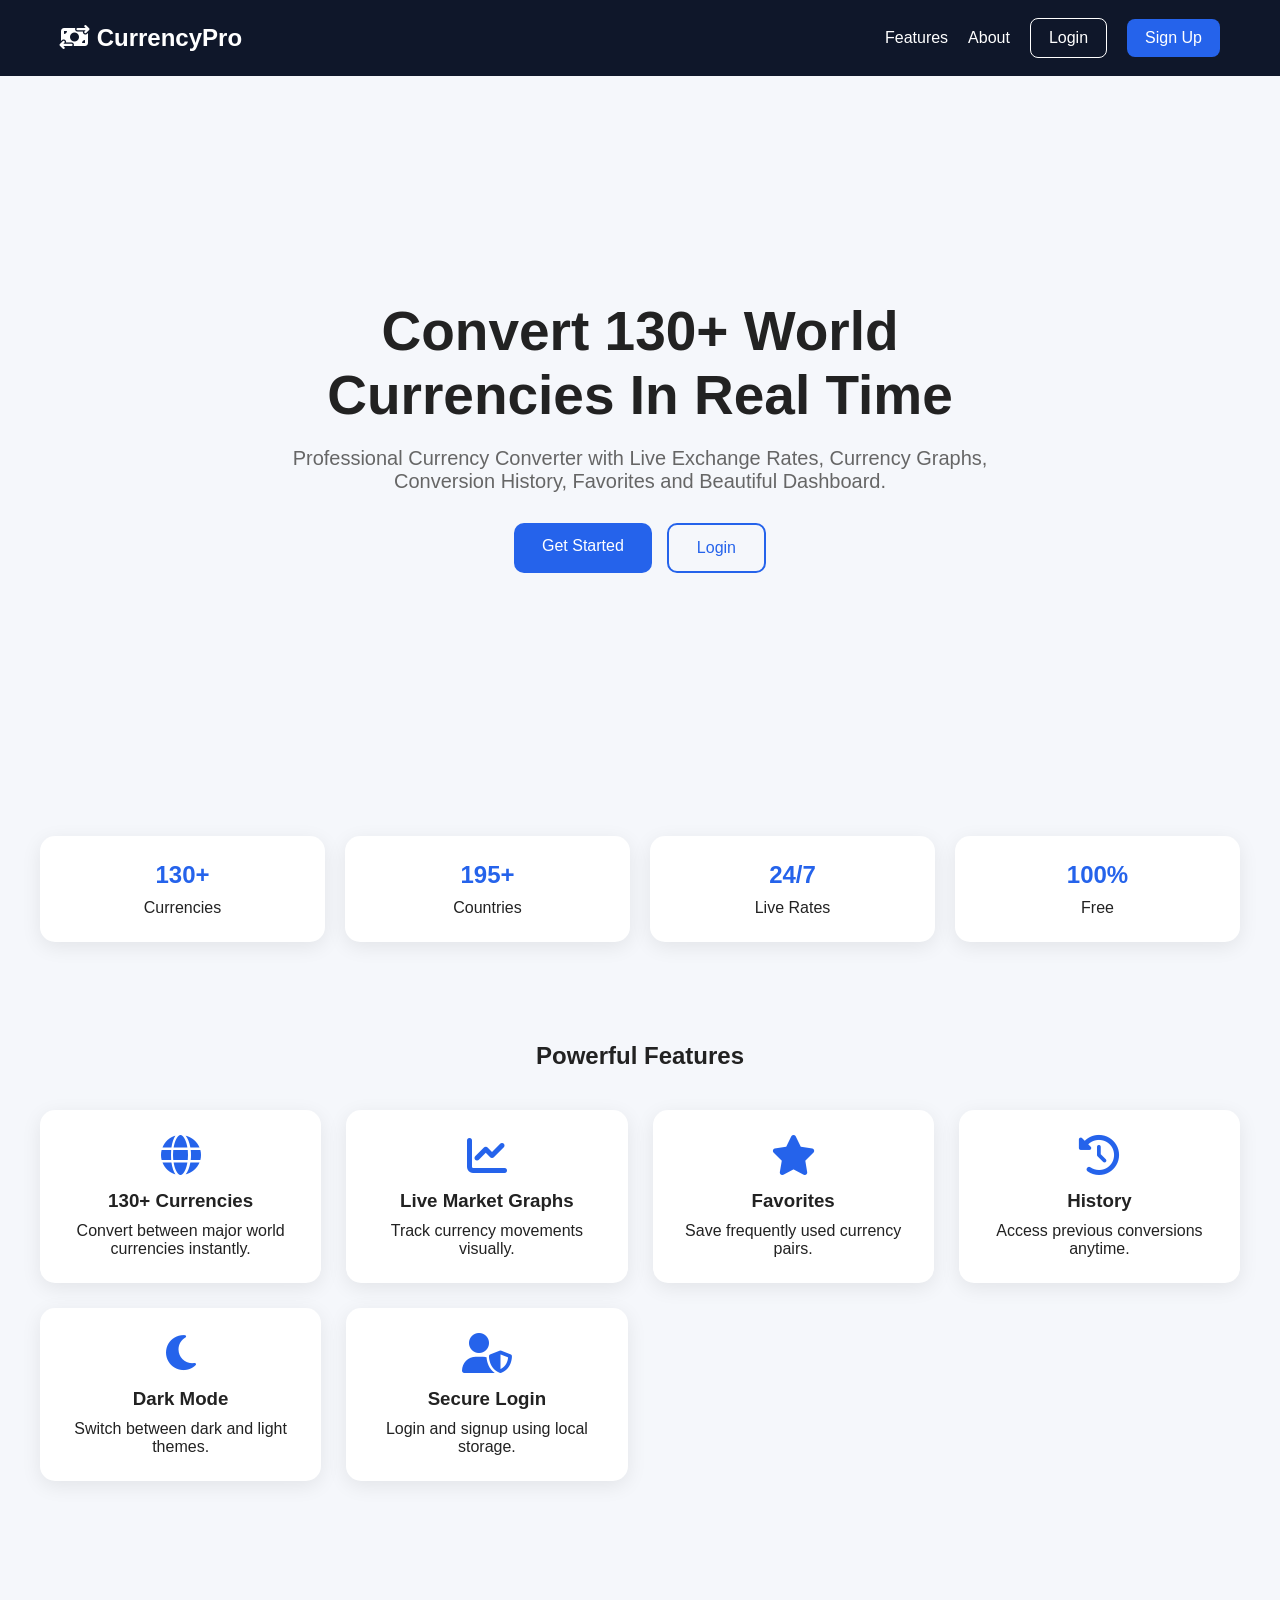
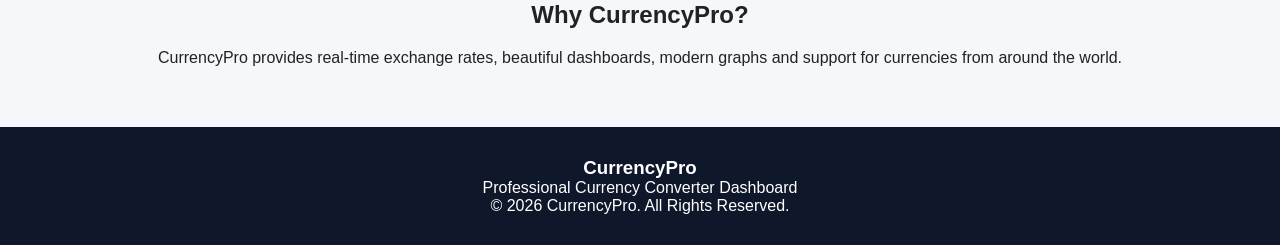
<file: index.html>
<!DOCTYPE html>
<html lang="en">
<head>
<meta charset="UTF-8">
<meta name="viewport" content="width=device-width, initial-scale=1.0">

<title>CurrencyPro - Professional Currency Converter</title>

<link rel="stylesheet" href="style.css">

<link
href="https://cdnjs.cloudflare.com/ajax/libs/font-awesome/6.5.1/css/all.min.css"
rel="stylesheet"
/>
</head>

<body>

<!-- NAVBAR -->

<nav class="navbar">

    <div class="logo">
        <i class="fa-solid fa-money-bill-transfer"></i>
        CurrencyPro
    </div>

    <div class="nav-links">
        <a href="#features">Features</a>
        <a href="#about">About</a>

        <a href="login.html" class="login-btn">
            Login
        </a>

        <a href="signup.html" class="signup-btn">
            Sign Up
        </a>
    </div>

</nav>

<!-- HERO -->

<section class="hero">

    <div class="hero-content">

        <h1>
            Convert 130+ World Currencies
            In Real Time
        </h1>

        <p>
            Professional Currency Converter with
            Live Exchange Rates, Currency Graphs,
            Conversion History, Favorites and
            Beautiful Dashboard.
        </p>

        <div class="hero-buttons">

            <a href="signup.html" class="primary-btn">
                Get Started
            </a>

            <a href="login.html" class="secondary-btn">
                Login
            </a>

        </div>

    </div>

</section>

<!-- LIVE STATS -->

<section class="stats">

    <div class="stat-card">
        <h2>130+</h2>
        <p>Currencies</p>
    </div>

    <div class="stat-card">
        <h2>195+</h2>
        <p>Countries</p>
    </div>

    <div class="stat-card">
        <h2>24/7</h2>
        <p>Live Rates</p>
    </div>

    <div class="stat-card">
        <h2>100%</h2>
        <p>Free</p>
    </div>

</section>

<!-- FEATURES -->

<section id="features" class="features">

    <h2>Powerful Features</h2>

    <div class="feature-grid">

        <div class="feature-card">
            <i class="fa-solid fa-globe"></i>
            <h3>130+ Currencies</h3>
            <p>
                Convert between major world currencies instantly.
            </p>
        </div>

        <div class="feature-card">
            <i class="fa-solid fa-chart-line"></i>
            <h3>Live Market Graphs</h3>
            <p>
                Track currency movements visually.
            </p>
        </div>

        <div class="feature-card">
            <i class="fa-solid fa-star"></i>
            <h3>Favorites</h3>
            <p>
                Save frequently used currency pairs.
            </p>
        </div>

        <div class="feature-card">
            <i class="fa-solid fa-clock-rotate-left"></i>
            <h3>History</h3>
            <p>
                Access previous conversions anytime.
            </p>
        </div>

        <div class="feature-card">
            <i class="fa-solid fa-moon"></i>
            <h3>Dark Mode</h3>
            <p>
                Switch between dark and light themes.
            </p>
        </div>

        <div class="feature-card">
            <i class="fa-solid fa-user-shield"></i>
            <h3>Secure Login</h3>
            <p>
                Login and signup using local storage.
            </p>
        </div>

    </div>

</section>

<!-- ABOUT -->

<section id="about" class="about">

    <h2>Why CurrencyPro?</h2>

    <p>
        CurrencyPro provides real-time exchange rates,
        beautiful dashboards, modern graphs and support
        for currencies from around the world.
    </p>

</section>

<!-- FOOTER -->

<footer>

    <h3>CurrencyPro</h3>

    <p>
        Professional Currency Converter Dashboard
    </p>

    <p>
        © 2026 CurrencyPro. All Rights Reserved.
    </p>

</footer>

<script src="script.js"></script>

</body>
</html>
</file>
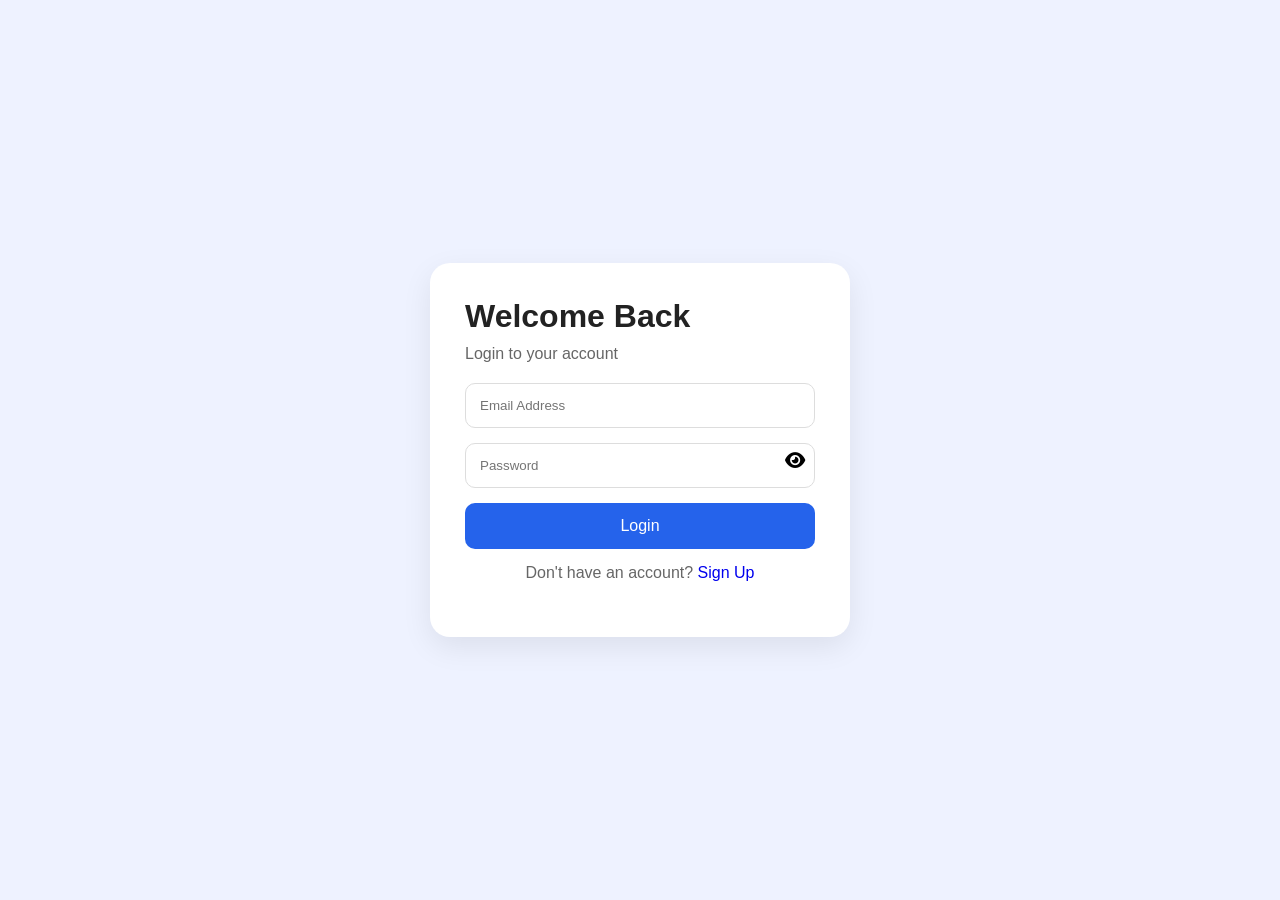
<file: login.html>
<!DOCTYPE html>
<html lang="en">
<head>
<meta charset="UTF-8">
<meta name="viewport" content="width=device-width, initial-scale=1.0">
<title>Login - CurrencyPro</title>

<link rel="stylesheet" href="style.css">

<link href="https://cdnjs.cloudflare.com/ajax/libs/font-awesome/6.5.1/css/all.min.css" rel="stylesheet">
</head>

<body class="auth-body">

<div class="auth-container">

    <div class="auth-card">

        <h1>Welcome Back</h1>

        <p>Login to your account</p>

        <input
            type="email"
            id="loginEmail"
            placeholder="Email Address"
        >

        <div class="password-box">

            <input
                type="password"
                id="loginPassword"
                placeholder="Password"
            >

            <button
                type="button"
                class="show-btn"
                onclick="togglePassword('loginPassword')"
            >
                <i class="fa-solid fa-eye"></i>
            </button>

        </div>

        <button
            class="auth-btn"
            onclick="loginUser()"
        >
            Login
        </button>

        <p class="auth-link">
            Don't have an account?
            <a href="signup.html">Sign Up</a>
        </p>

    </div>

</div>

<script src="script.js"></script>

</body>
</html>
</file>
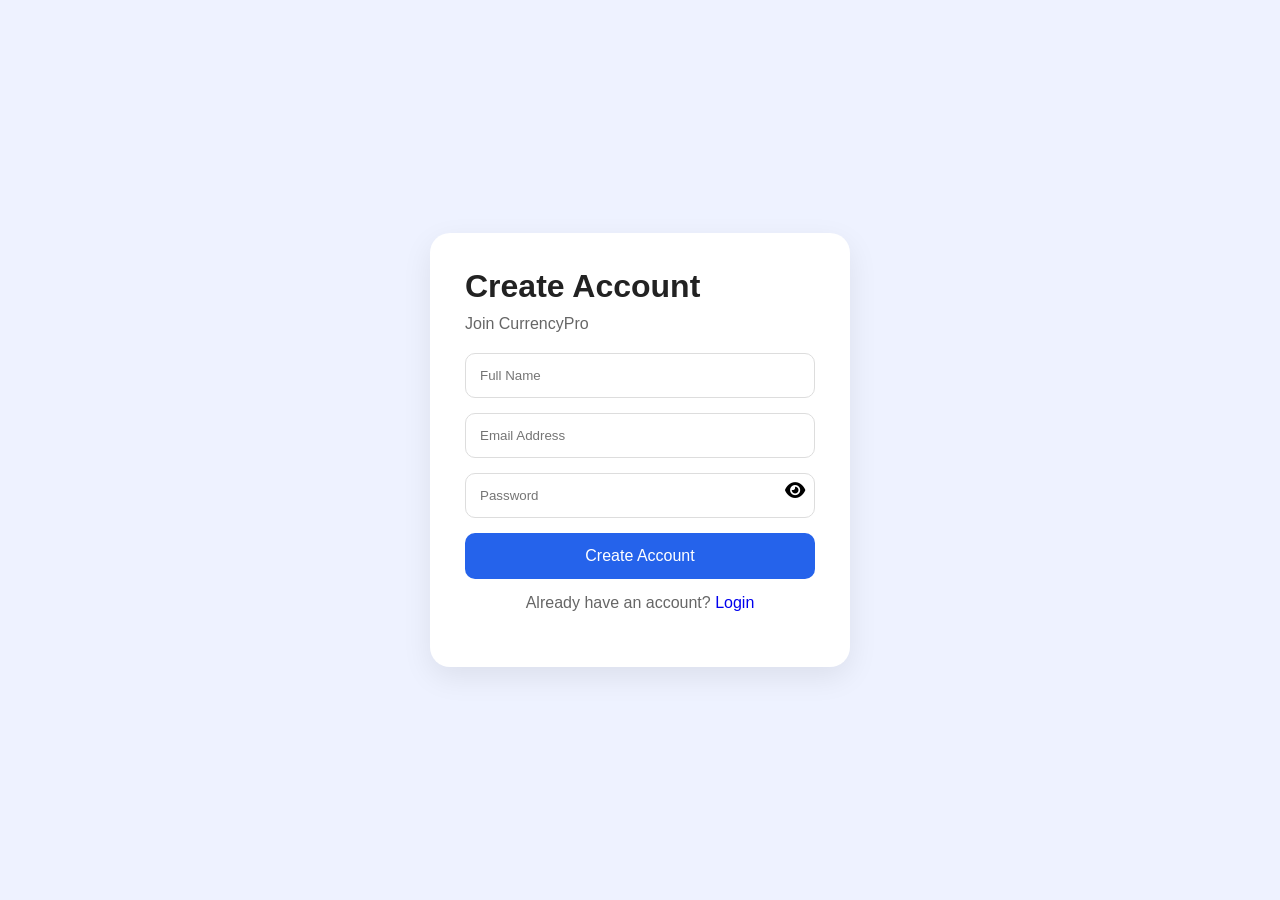
<file: signup.html>
<!DOCTYPE html>
<html lang="en">
<head>
<meta charset="UTF-8">
<meta name="viewport" content="width=device-width, initial-scale=1.0">

<title>Sign Up - CurrencyPro</title>

<link rel="stylesheet" href="style.css">

<link href="https://cdnjs.cloudflare.com/ajax/libs/font-awesome/6.5.1/css/all.min.css" rel="stylesheet">
</head>

<body class="auth-body">

<div class="auth-container">

    <div class="auth-card">

        <h1>Create Account</h1>

        <p>Join CurrencyPro</p>

        <input
            type="text"
            id="signupName"
            placeholder="Full Name"
        >

        <input
            type="email"
            id="signupEmail"
            placeholder="Email Address"
        >

        <div class="password-box">

            <input
                type="password"
                id="signupPassword"
                placeholder="Password"
            >

            <button
                type="button"
                class="show-btn"
                onclick="togglePassword('signupPassword')"
            >
                <i class="fa-solid fa-eye"></i>
            </button>

        </div>

        <button
            class="auth-btn"
            onclick="signupUser()"
        >
            Create Account
        </button>

        <p class="auth-link">
            Already have an account?
            <a href="login.html">Login</a>
        </p>

    </div>

</div>

<script src="script.js"></script>

</body>
</html>
</file>
<file: style.css>
/* =========================
   GLOBAL
========================= */

*{
    margin:0;
    padding:0;
    box-sizing:border-box;
    font-family:'Segoe UI',sans-serif;
}

body{
    background:#f5f7fb;
    color:#222;
}

a{
    text-decoration:none;
}

/* =========================
   NAVBAR
========================= */

.navbar{
    display:flex;
    justify-content:space-between;
    align-items:center;
    padding:18px 60px;
    background:#0f172a;
    color:white;
}

.logo{
    font-size:24px;
    font-weight:700;
}

.nav-links{
    display:flex;
    align-items:center;
    gap:20px;
}

.nav-links a{
    color:white;
}

.login-btn{
    padding:10px 18px;
    border:1px solid white;
    border-radius:8px;
}

.signup-btn{
    background:#2563eb;
    padding:10px 18px;
    border-radius:8px;
    color:white;
}

/* =========================
   HERO
========================= */

.hero{
    min-height:80vh;
    display:flex;
    justify-content:center;
    align-items:center;
    text-align:center;
    padding:40px;
}

.hero-content{
    max-width:800px;
}

.hero h1{
    font-size:55px;
    margin-bottom:20px;
}

.hero p{
    font-size:20px;
    color:#666;
    margin-bottom:30px;
}

.hero-buttons{
    display:flex;
    justify-content:center;
    gap:15px;
}

.primary-btn{
    background:#2563eb;
    color:white;
    padding:14px 28px;
    border-radius:10px;
}

.secondary-btn{
    border:2px solid #2563eb;
    color:#2563eb;
    padding:14px 28px;
    border-radius:10px;
}

/* =========================
   STATS
========================= */

.stats{
    display:grid;
    grid-template-columns:repeat(auto-fit,minmax(200px,1fr));
    gap:20px;
    padding:40px;
}

.stat-card{
    background:white;
    padding:25px;
    text-align:center;
    border-radius:15px;
    box-shadow:0 5px 20px rgba(0,0,0,.08);
}

.stat-card h2{
    color:#2563eb;
    margin-bottom:10px;
}

/* =========================
   FEATURES
========================= */

.features{
    padding:60px 40px;
}

.features h2{
    text-align:center;
    margin-bottom:40px;
}

.feature-grid{
    display:grid;
    grid-template-columns:repeat(auto-fit,minmax(250px,1fr));
    gap:25px;
}

.feature-card{
    background:white;
    padding:25px;
    text-align:center;
    border-radius:15px;
    box-shadow:0 5px 20px rgba(0,0,0,.08);
}

.feature-card i{
    font-size:40px;
    color:#2563eb;
    margin-bottom:15px;
}

.feature-card h3{
    margin-bottom:10px;
}

/* =========================
   ABOUT
========================= */

.about{
    text-align:center;
    padding:60px 30px;
}

.about h2{
    margin-bottom:20px;
}

/* =========================
   FOOTER
========================= */

footer{
    background:#0f172a;
    color:white;
    text-align:center;
    padding:30px;
}

/* =========================
   AUTH PAGES
========================= */

.auth-body{
    background:#eef2ff;
}

.auth-container{
    min-height:100vh;
    display:flex;
    justify-content:center;
    align-items:center;
    padding:20px;
}

.auth-card{
    width:420px;
    background:white;
    padding:35px;
    border-radius:20px;
    box-shadow:0 10px 30px rgba(0,0,0,.08);
}

.auth-card h1{
    margin-bottom:10px;
}

.auth-card p{
    color:#666;
    margin-bottom:20px;
}

.auth-card input{
    width:100%;
    padding:14px;
    margin-bottom:15px;
    border:1px solid #ddd;
    border-radius:10px;
}

.password-box{
    position:relative;
}

.show-btn{
    position:absolute;
    right:10px;
    top:8px;
    border:none;
    background:none;
    font-size:18px;
    cursor:pointer;
}

.auth-btn{
    width:100%;
    padding:14px;
    border:none;
    border-radius:10px;
    background:#2563eb;
    color:white;
    cursor:pointer;
    font-size:16px;
}

.auth-link{
    margin-top:15px;
    text-align:center;
}

/* =========================
   DASHBOARD
========================= */

.sidebar{
    width:250px;
    height:100vh;
    background:#0f172a;
    color:white;
    position:fixed;
    left:0;
    top:0;
}

.sidebar-logo{
    font-size:24px;
    font-weight:700;
    padding:25px;
}

.sidebar ul{
    list-style:none;
}

.sidebar ul li{
    padding:18px 25px;
    cursor:pointer;
    transition:.3s;
}

.sidebar ul li:hover{
    background:#1e293b;
}

.sidebar ul li i{
    margin-right:10px;
}

.main-content{
    margin-left:250px;
    padding:25px;
}

.topbar{
    display:flex;
    justify-content:space-between;
    align-items:center;
    margin-bottom:25px;
}

.converter-card{
    background:white;
    padding:25px;
    border-radius:20px;
    box-shadow:0 5px 20px rgba(0,0,0,.08);
}

.converter-card h2{
    margin-bottom:15px;
}

.converter-card input{
    width:100%;
    padding:14px;
    border:1px solid #ddd;
    border-radius:10px;
    margin-bottom:15px;
}

.currency-row{
    display:flex;
    gap:10px;
    margin-bottom:15px;
}

.currency-row select{
    flex:1;
    padding:14px;
    border:1px solid #ddd;
    border-radius:10px;
}

.swap-btn{
    width:60px;
    border:none;
    border-radius:10px;
    background:#2563eb;
    color:white;
    cursor:pointer;
    font-size:20px;
}

.convert-btn{
    width:100%;
    padding:14px;
    border:none;
    border-radius:10px;
    background:#22c55e;
    color:white;
    cursor:pointer;
    font-size:16px;
}

#result{
    margin-top:15px;
    color:#2563eb;
}

/* =========================
   DASHBOARD STATS
========================= */

.dashboard-stats{
    display:grid;
    grid-template-columns:repeat(auto-fit,minmax(200px,1fr));
    gap:20px;
    margin-top:25px;
}

.mini-card{
    background:white;
    padding:25px;
    text-align:center;
    border-radius:15px;
    box-shadow:0 5px 20px rgba(0,0,0,.08);
}

.mini-card h3{
    color:#2563eb;
    margin-bottom:10px;
}

/* =========================
   CHART
========================= */

.chart-card{
    margin-top:20px;
    background:white;
    padding:15px;
    border-radius:15px;
    box-shadow:0 5px 15px rgba(0,0,0,.08);
    height:300px;
}


/* =========================
   DARK MODE
========================= */

.dark-mode{
    background:#0f172a;
    color:white;
}

.dark-mode .converter-card,
.dark-mode .mini-card,
.dark-mode .chart-card{
    background:#1e293b;
    color:white;
}

.dark-mode input,
.dark-mode select{
    background:#334155;
    color:white;
    border:none;
}

/* =========================
   MOBILE
========================= */

@media(max-width:900px){

    .sidebar{
        position:relative;
        width:100%;
        height:auto;
    }

    .main-content{
        margin-left:0;
    }

    .currency-row{
        flex-direction:column;
    }

    .hero h1{
        font-size:38px;
    }

    .navbar{
        flex-direction:column;
        gap:15px;
    }
}
</file>
